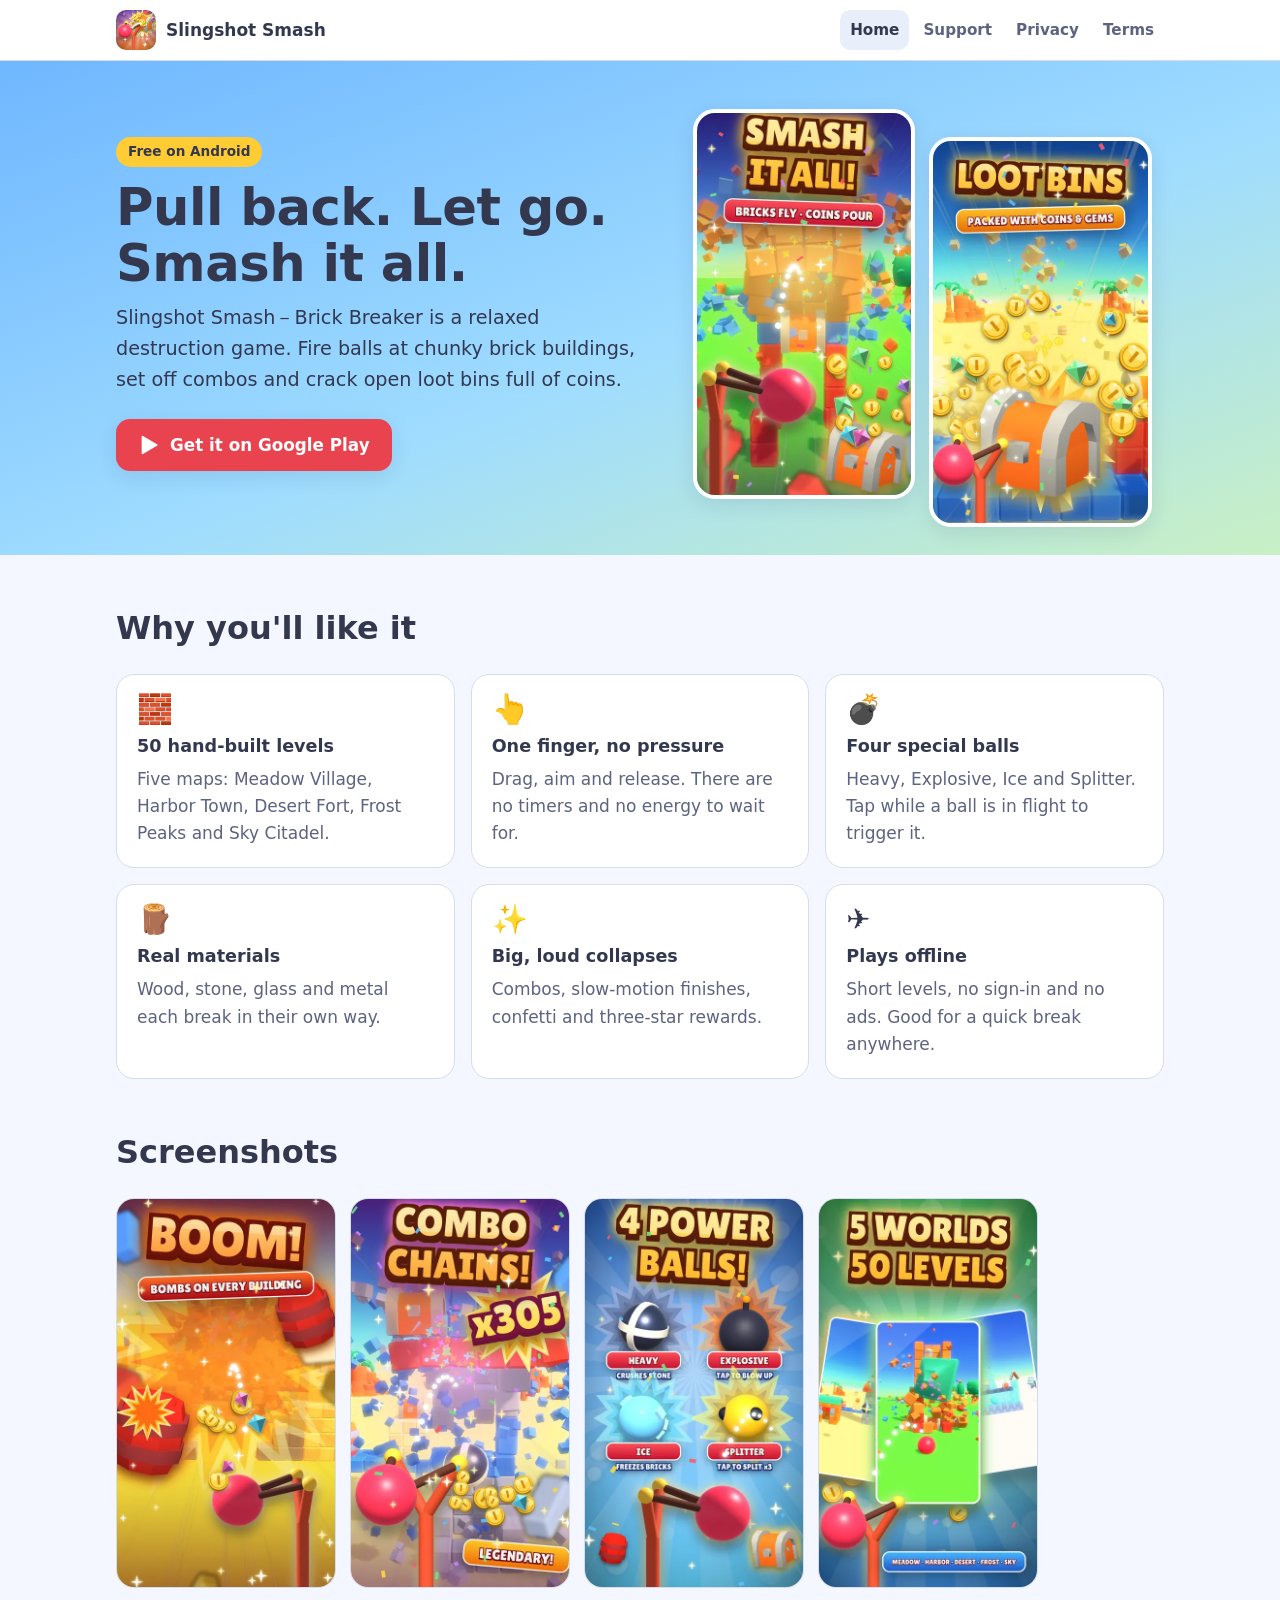
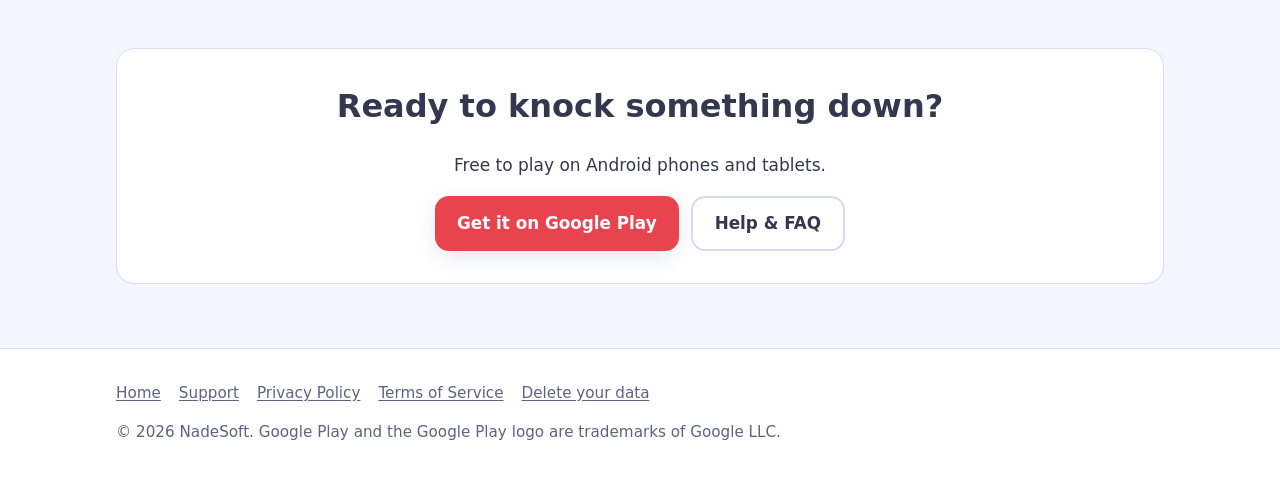
<file: index.html>
<!doctype html>
<html lang="en">
<head>
<meta charset="utf-8">
<meta name="viewport" content="width=device-width, initial-scale=1">
<title>Slingshot Smash－Brick Breaker</title>
<meta name="description" content="Pull back the slingshot and smash chunky brick buildings into a shower of coins. 50 levels, 5 maps, plays offline. Free on Google Play.">
<meta property="og:title" content="Slingshot Smash－Brick Breaker">
<meta property="og:description" content="Pull back, launch and smash buildings into a shower of coins.">
<meta property="og:image" content="assets/img/og-image.jpg">
<meta property="og:type" content="website">
<meta name="theme-color" content="#e8434f">
<link rel="icon" href="assets/img/icon-32.png" sizes="32x32">
<link rel="apple-touch-icon" href="assets/img/icon-180.png">
<link rel="stylesheet" href="assets/style.css">
</head>
<body>
<a class="skip-link" href="#main">Skip to content</a>
<header class="site-header">
  <div class="wrap">
    <a class="brand" href="index.html"><img src="assets/img/icon-64.png" alt="" width="40" height="40"><span>Slingshot Smash</span></a>
    <nav class="site-nav" aria-label="Main">
      <a href="index.html" aria-current="page">Home</a>
      <a href="support.html">Support</a>
      <a href="privacy-policy.html">Privacy</a>
      <a href="terms.html">Terms</a>
    </nav>
  </div>
</header>

<main id="main">
  <section class="hero">
    <div class="wrap">
      <div>
        <span class="badge">Free on Android</span>
        <h1>Pull back. Let go. Smash it all.</h1>
        <p class="lead">Slingshot Smash－Brick Breaker is a relaxed destruction game. Fire balls at chunky brick buildings, set off combos and crack open loot bins full of coins.</p>
        <div class="btn-row">
          <a class="btn" href="https://play.google.com/store/apps/details?id=com.nadesoft.slingshotsmash">
            <svg viewBox="0 0 24 24" aria-hidden="true"><path fill="currentColor" d="M4 2.6v18.8c0 .5.5.8 1 .6l16.2-9.4c.4-.3.4-.9 0-1.2L5 2c-.5-.3-1 0-1 .6z"/></svg>
            Get it on Google Play
          </a>
        </div>
      </div>
      <div class="hero-shots">
        <img src="assets/img/hero.webp" width="450" height="800" alt="A red ball flies from the slingshot into a brick tower, sending bricks and gold coins flying.">
        <img src="assets/img/loot.webp" width="450" height="800" alt="A loot bin bursts open and showers coins and gems across the level.">
      </div>
    </div>
  </section>

  <section class="section">
    <div class="wrap">
      <h2>Why you'll like it</h2>
      <div class="features">
        <div class="card"><span class="emoji" aria-hidden="true">🧱</span><h3>50 hand-built levels</h3><p>Five maps: Meadow Village, Harbor Town, Desert Fort, Frost Peaks and Sky Citadel.</p></div>
        <div class="card"><span class="emoji" aria-hidden="true">👆</span><h3>One finger, no pressure</h3><p>Drag, aim and release. There are no timers and no energy to wait for.</p></div>
        <div class="card"><span class="emoji" aria-hidden="true">💣</span><h3>Four special balls</h3><p>Heavy, Explosive, Ice and Splitter. Tap while a ball is in flight to trigger it.</p></div>
        <div class="card"><span class="emoji" aria-hidden="true">🪵</span><h3>Real materials</h3><p>Wood, stone, glass and metal each break in their own way.</p></div>
        <div class="card"><span class="emoji" aria-hidden="true">✨</span><h3>Big, loud collapses</h3><p>Combos, slow-motion finishes, confetti and three-star rewards.</p></div>
        <div class="card"><span class="emoji" aria-hidden="true">✈️</span><h3>Plays offline</h3><p>Short levels, no sign-in and no ads. Good for a quick break anywhere.</p></div>
      </div>
    </div>
  </section>

  <section class="section">
    <div class="wrap">
      <h2>Screenshots</h2>
      <div class="strip" tabindex="0" aria-label="Screenshots, scroll sideways">
        <img src="assets/img/bombs.webp" width="450" height="800" loading="lazy" alt="Bombs placed inside a building, ready to blow it apart.">
        <img src="assets/img/combo.webp" width="450" height="800" loading="lazy" alt="A combo banner as a building collapses in pieces.">
        <img src="assets/img/balls.webp" width="450" height="800" loading="lazy" alt="The four special balls: Heavy, Explosive, Ice and Splitter.">
        <img src="assets/img/worlds.webp" width="450" height="800" loading="lazy" alt="The map select screen showing the five themed maps.">
      </div>
    </div>
  </section>

  <section class="section">
    <div class="wrap">
      <div class="cta">
        <h2>Ready to knock something down?</h2>
        <p>Free to play on Android phones and tablets.</p>
        <div class="btn-row">
          <a class="btn" href="https://play.google.com/store/apps/details?id=com.nadesoft.slingshotsmash">Get it on Google Play</a>
          <a class="btn btn-secondary" href="support.html">Help &amp; FAQ</a>
        </div>
      </div>
    </div>
  </section>
</main>

<footer class="site-footer">
  <div class="wrap">
    <nav aria-label="Footer">
      <a href="index.html">Home</a>
      <a href="support.html">Support</a>
      <a href="privacy-policy.html">Privacy Policy</a>
      <a href="terms.html">Terms of Service</a>
      <a href="delete-account.html">Delete your data</a>
    </nav>
    <p>© 2026 NadeSoft. Google Play and the Google Play logo are trademarks of Google LLC.</p>
  </div>
</footer>
</body>
</html>
</file>
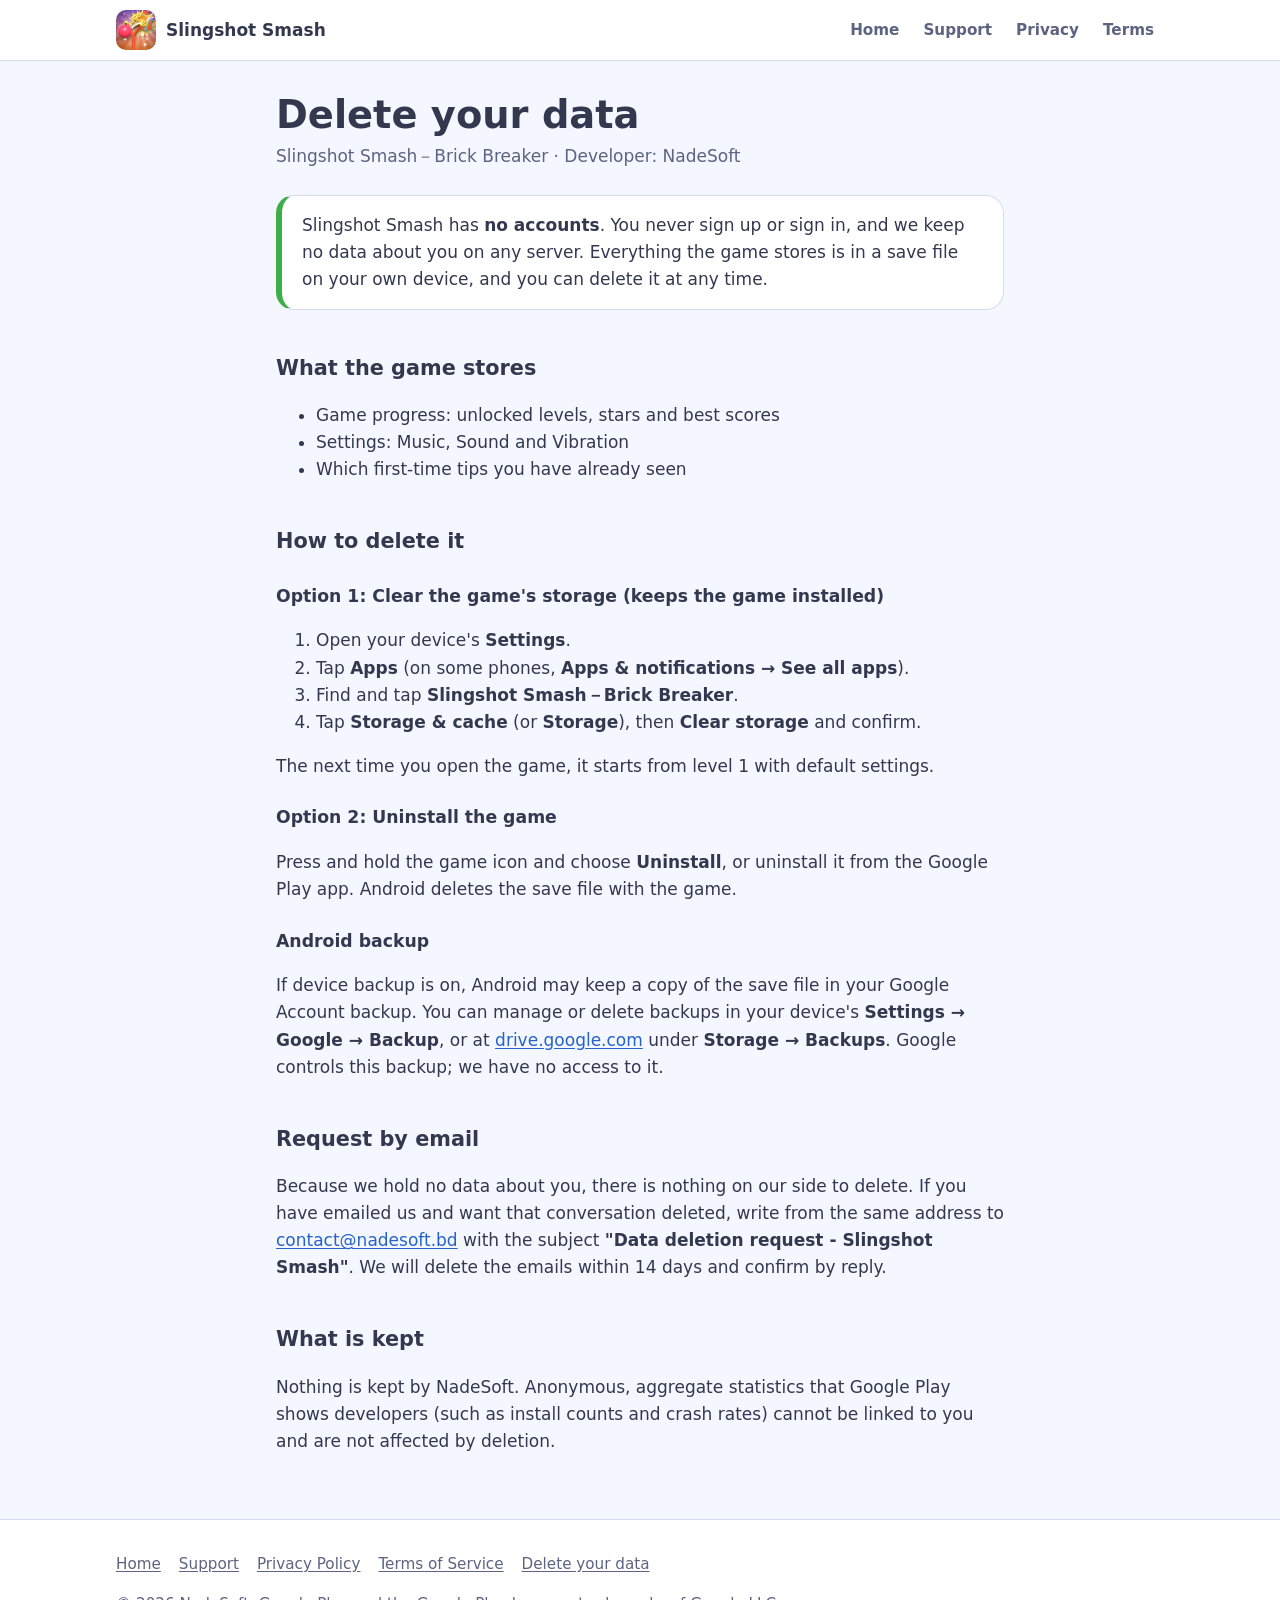
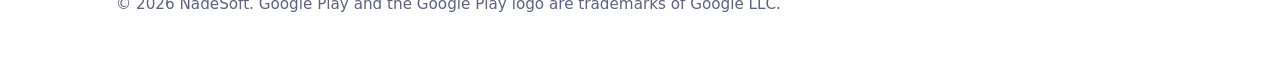
<file: delete-account.html>
<!doctype html>
<html lang="en">
<head>
<meta charset="utf-8">
<meta name="viewport" content="width=device-width, initial-scale=1">
<title>Delete Your Data · Slingshot Smash</title>
<meta name="description" content="How to delete the data Slingshot Smash－Brick Breaker by NadeSoft stores on your device.">
<meta name="theme-color" content="#e8434f">
<link rel="icon" href="assets/img/icon-32.png" sizes="32x32">
<link rel="apple-touch-icon" href="assets/img/icon-180.png">
<link rel="stylesheet" href="assets/style.css">
</head>
<body>
<a class="skip-link" href="#main">Skip to content</a>
<header class="site-header">
  <div class="wrap">
    <a class="brand" href="index.html"><img src="assets/img/icon-64.png" alt="" width="40" height="40"><span>Slingshot Smash</span></a>
    <nav class="site-nav" aria-label="Main">
      <a href="index.html">Home</a>
      <a href="support.html">Support</a>
      <a href="privacy-policy.html">Privacy</a>
      <a href="terms.html">Terms</a>
    </nav>
  </div>
</header>

<main id="main" class="wrap narrow doc">
  <h1>Delete your data</h1>
  <p class="meta">Slingshot Smash－Brick Breaker · Developer: NadeSoft</p>

  <div class="summary">
    <p style="margin:0">Slingshot Smash has <strong>no accounts</strong>. You never sign up or sign in, and we keep no data about you on any server. Everything the game stores is in a save file on your own device, and you can delete it at any time.</p>
  </div>

  <h2 id="what">What the game stores</h2>
  <ul>
    <li>Game progress: unlocked levels, stars and best scores</li>
    <li>Settings: Music, Sound and Vibration</li>
    <li>Which first-time tips you have already seen</li>
  </ul>

  <h2 id="steps">How to delete it</h2>
  <h3>Option 1: Clear the game's storage (keeps the game installed)</h3>
  <ol>
    <li>Open your device's <strong>Settings</strong>.</li>
    <li>Tap <strong>Apps</strong> (on some phones, <strong>Apps &amp; notifications → See all apps</strong>).</li>
    <li>Find and tap <strong>Slingshot Smash－Brick Breaker</strong>.</li>
    <li>Tap <strong>Storage &amp; cache</strong> (or <strong>Storage</strong>), then <strong>Clear storage</strong> and confirm.</li>
  </ol>
  <p>The next time you open the game, it starts from level 1 with default settings.</p>

  <h3>Option 2: Uninstall the game</h3>
  <p>Press and hold the game icon and choose <strong>Uninstall</strong>, or uninstall it from the Google Play app. Android deletes the save file with the game.</p>

  <h3>Android backup</h3>
  <p>If device backup is on, Android may keep a copy of the save file in your Google Account backup. You can manage or delete backups in your device's <strong>Settings → Google → Backup</strong>, or at <a href="https://drive.google.com">drive.google.com</a> under <strong>Storage → Backups</strong>. Google controls this backup; we have no access to it.</p>

  <h2 id="request">Request by email</h2>
  <p>Because we hold no data about you, there is nothing on our side to delete. If you have emailed us and want that conversation deleted, write from the same address to <a href="mailto:contact@nadesoft.bd?subject=Data%20deletion%20request%20-%20Slingshot%20Smash">contact@nadesoft.bd</a> with the subject <strong>"Data deletion request - Slingshot Smash"</strong>. We will delete the emails within 14 days and confirm by reply.</p>

  <h2 id="kept">What is kept</h2>
  <p>Nothing is kept by NadeSoft. Anonymous, aggregate statistics that Google Play shows developers (such as install counts and crash rates) cannot be linked to you and are not affected by deletion.</p>
</main>

<footer class="site-footer">
  <div class="wrap">
    <nav aria-label="Footer">
      <a href="index.html">Home</a>
      <a href="support.html">Support</a>
      <a href="privacy-policy.html">Privacy Policy</a>
      <a href="terms.html">Terms of Service</a>
      <a href="delete-account.html" aria-current="page">Delete your data</a>
    </nav>
    <p>© 2026 NadeSoft. Google Play and the Google Play logo are trademarks of Google LLC.</p>
  </div>
</footer>
</body>
</html>
</file>
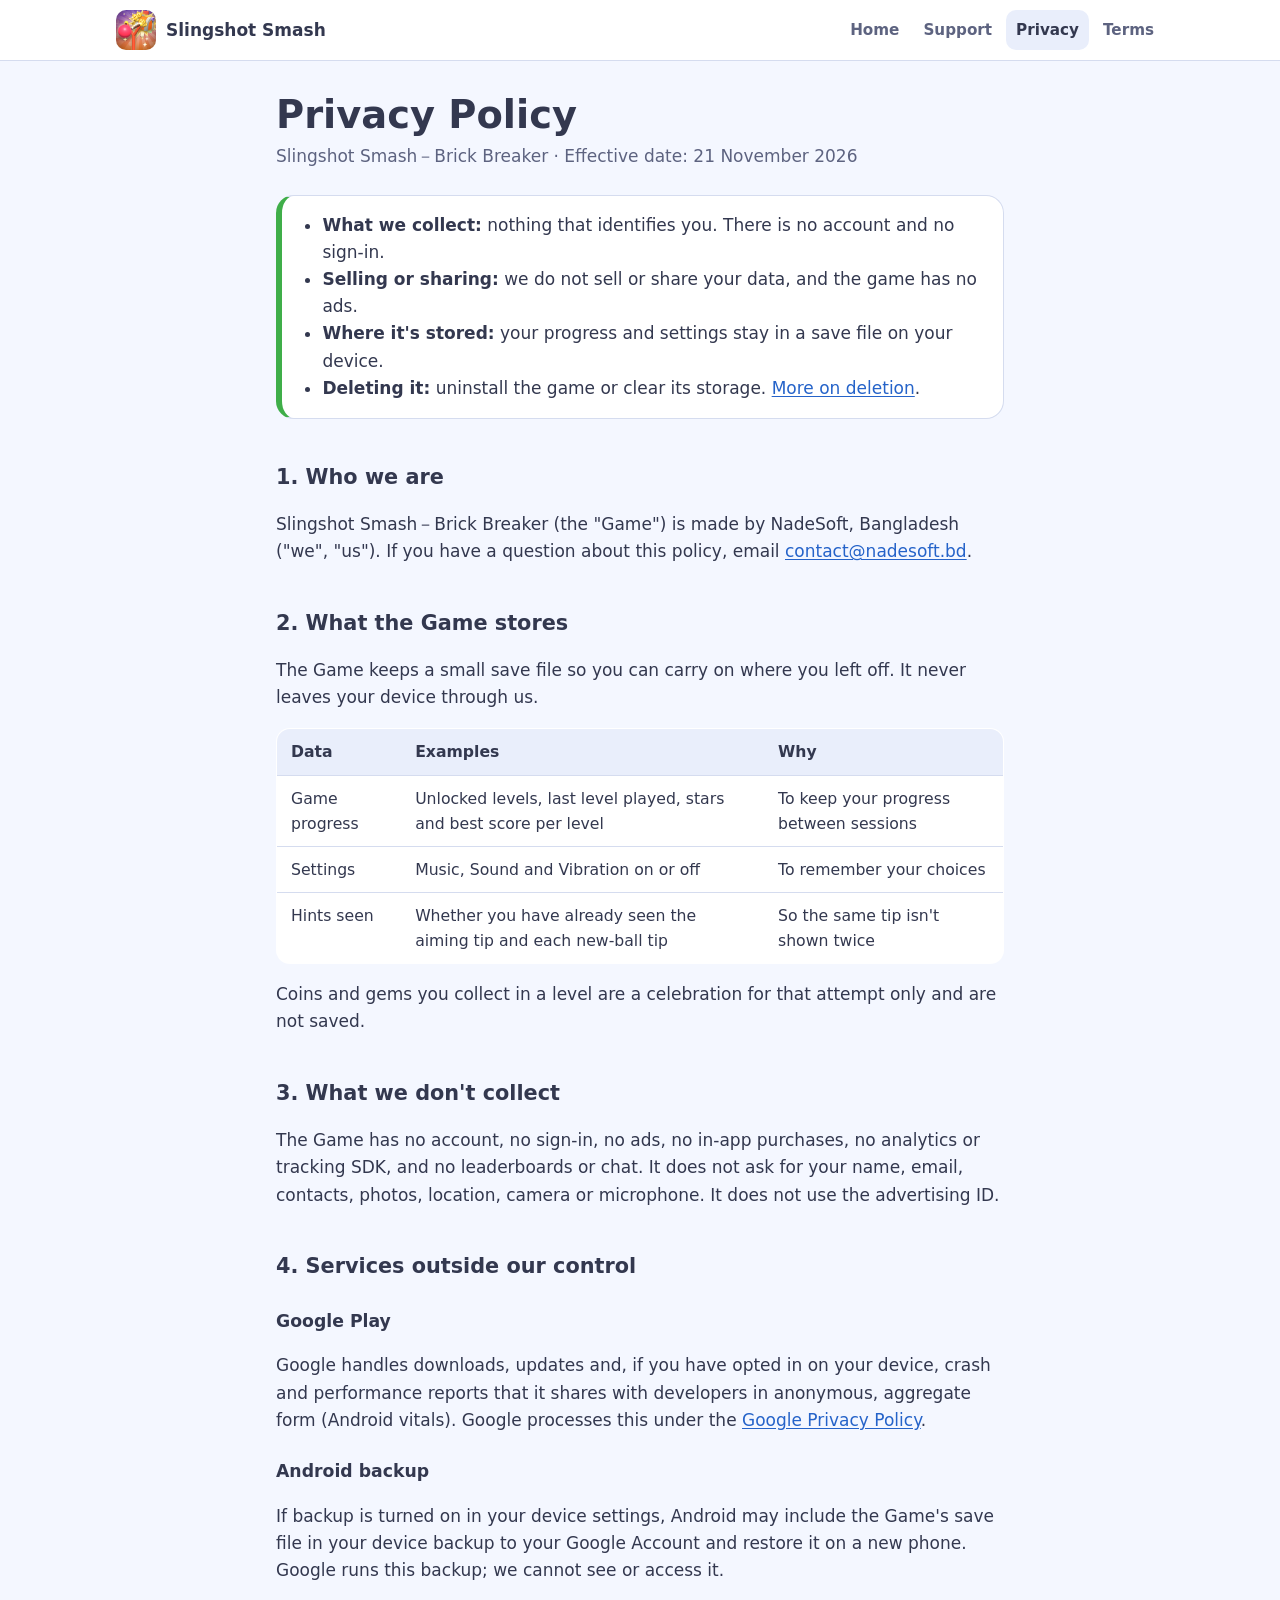
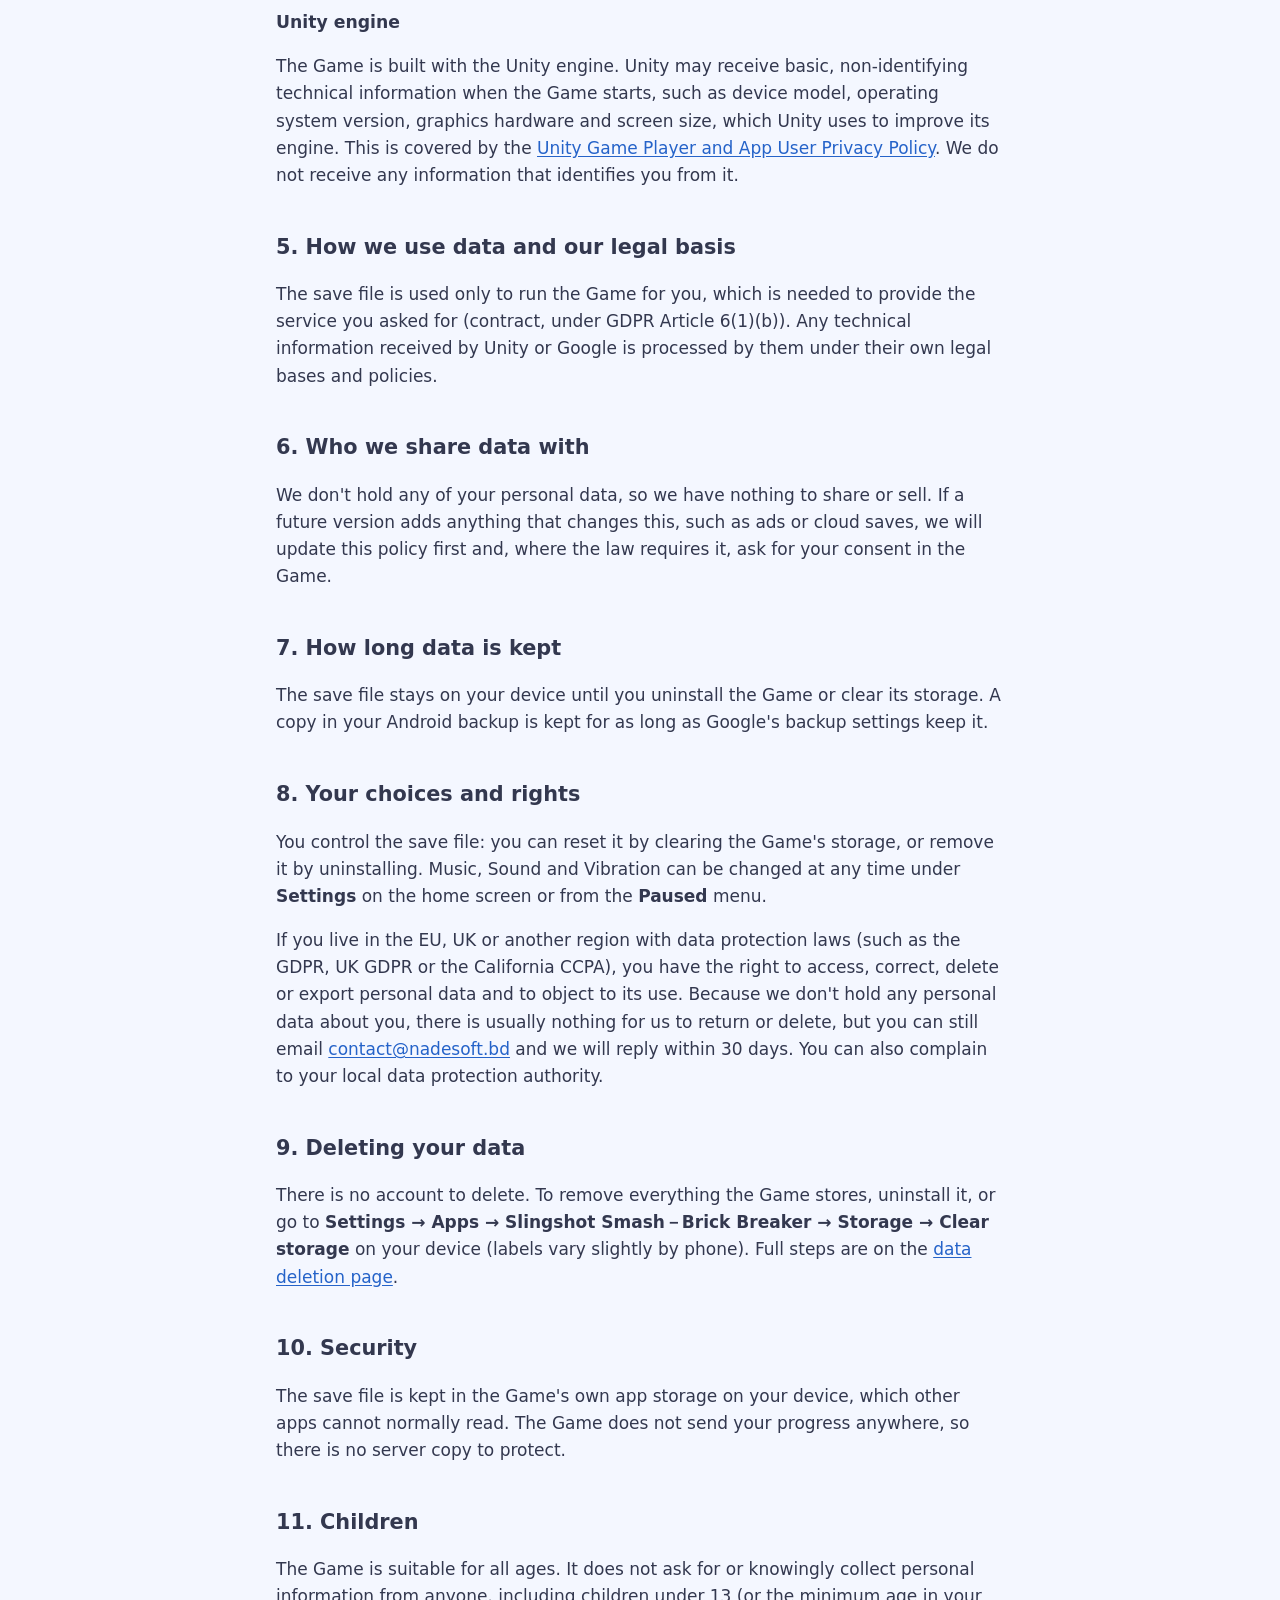
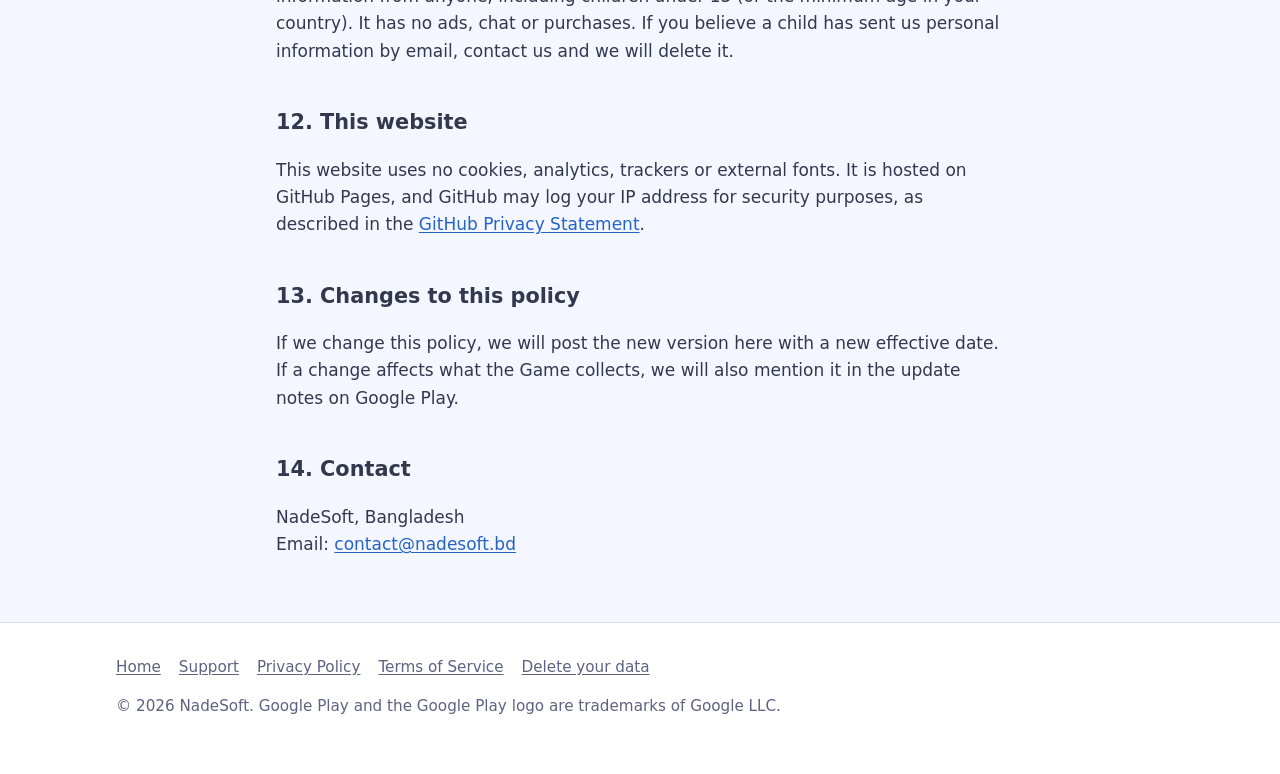
<file: privacy-policy.html>
<!doctype html>
<html lang="en">
<head>
<meta charset="utf-8">
<meta name="viewport" content="width=device-width, initial-scale=1">
<title>Privacy Policy · Slingshot Smash</title>
<meta name="description" content="How Slingshot Smash－Brick Breaker handles your data: no account, no ads, no analytics SDK, progress saved on your device.">
<meta name="theme-color" content="#e8434f">
<link rel="icon" href="assets/img/icon-32.png" sizes="32x32">
<link rel="apple-touch-icon" href="assets/img/icon-180.png">
<link rel="stylesheet" href="assets/style.css">
</head>
<body>
<a class="skip-link" href="#main">Skip to content</a>
<header class="site-header">
  <div class="wrap">
    <a class="brand" href="index.html"><img src="assets/img/icon-64.png" alt="" width="40" height="40"><span>Slingshot Smash</span></a>
    <nav class="site-nav" aria-label="Main">
      <a href="index.html">Home</a>
      <a href="support.html">Support</a>
      <a href="privacy-policy.html" aria-current="page">Privacy</a>
      <a href="terms.html">Terms</a>
    </nav>
  </div>
</header>

<main id="main" class="wrap narrow doc">
  <h1>Privacy Policy</h1>
  <p class="meta">Slingshot Smash－Brick Breaker · Effective date: 21 November 2026</p>

  <div class="summary">
    <ul>
      <li><strong>What we collect:</strong> nothing that identifies you. There is no account and no sign-in.</li>
      <li><strong>Selling or sharing:</strong> we do not sell or share your data, and the game has no ads.</li>
      <li><strong>Where it's stored:</strong> your progress and settings stay in a save file on your device.</li>
      <li><strong>Deleting it:</strong> uninstall the game or clear its storage. <a href="delete-account.html">More on deletion</a>.</li>
    </ul>
  </div>

  <h2 id="who">1. Who we are</h2>
  <p>Slingshot Smash－Brick Breaker (the "Game") is made by NadeSoft, Bangladesh ("we", "us"). If you have a question about this policy, email <a href="mailto:contact@nadesoft.bd">contact@nadesoft.bd</a>.</p>

  <h2 id="collect">2. What the Game stores</h2>
  <p>The Game keeps a small save file so you can carry on where you left off. It never leaves your device through us.</p>
  <table class="stack">
    <thead><tr><th>Data</th><th>Examples</th><th>Why</th></tr></thead>
    <tbody>
      <tr><td data-label="Data">Game progress</td><td data-label="Examples">Unlocked levels, last level played, stars and best score per level</td><td data-label="Why">To keep your progress between sessions</td></tr>
      <tr><td data-label="Data">Settings</td><td data-label="Examples">Music, Sound and Vibration on or off</td><td data-label="Why">To remember your choices</td></tr>
      <tr><td data-label="Data">Hints seen</td><td data-label="Examples">Whether you have already seen the aiming tip and each new-ball tip</td><td data-label="Why">So the same tip isn't shown twice</td></tr>
    </tbody>
  </table>
  <p>Coins and gems you collect in a level are a celebration for that attempt only and are not saved.</p>

  <h2 id="not-collected">3. What we don't collect</h2>
  <p>The Game has no account, no sign-in, no ads, no in-app purchases, no analytics or tracking SDK, and no leaderboards or chat. It does not ask for your name, email, contacts, photos, location, camera or microphone. It does not use the advertising ID.</p>

  <h2 id="third-parties">4. Services outside our control</h2>
  <h3>Google Play</h3>
  <p>Google handles downloads, updates and, if you have opted in on your device, crash and performance reports that it shares with developers in anonymous, aggregate form (Android vitals). Google processes this under the <a href="https://policies.google.com/privacy">Google Privacy Policy</a>.</p>
  <h3>Android backup</h3>
  <p>If backup is turned on in your device settings, Android may include the Game's save file in your device backup to your Google Account and restore it on a new phone. Google runs this backup; we cannot see or access it.</p>
  <h3>Unity engine</h3>
  <p>The Game is built with the Unity engine. Unity may receive basic, non-identifying technical information when the Game starts, such as device model, operating system version, graphics hardware and screen size, which Unity uses to improve its engine. This is covered by the <a href="https://unity.com/legal/game-player-and-app-user-privacy-policy">Unity Game Player and App User Privacy Policy</a>. We do not receive any information that identifies you from it.</p>

  <h2 id="use">5. How we use data and our legal basis</h2>
  <p>The save file is used only to run the Game for you, which is needed to provide the service you asked for (contract, under GDPR Article 6(1)(b)). Any technical information received by Unity or Google is processed by them under their own legal bases and policies.</p>

  <h2 id="sharing">6. Who we share data with</h2>
  <p>We don't hold any of your personal data, so we have nothing to share or sell. If a future version adds anything that changes this, such as ads or cloud saves, we will update this policy first and, where the law requires it, ask for your consent in the Game.</p>

  <h2 id="retention">7. How long data is kept</h2>
  <p>The save file stays on your device until you uninstall the Game or clear its storage. A copy in your Android backup is kept for as long as Google's backup settings keep it.</p>

  <h2 id="rights">8. Your choices and rights</h2>
  <p>You control the save file: you can reset it by clearing the Game's storage, or remove it by uninstalling. Music, Sound and Vibration can be changed at any time under <strong>Settings</strong> on the home screen or from the <strong>Paused</strong> menu.</p>
  <p>If you live in the EU, UK or another region with data protection laws (such as the GDPR, UK GDPR or the California CCPA), you have the right to access, correct, delete or export personal data and to object to its use. Because we don't hold any personal data about you, there is usually nothing for us to return or delete, but you can still email <a href="mailto:contact@nadesoft.bd">contact@nadesoft.bd</a> and we will reply within 30 days. You can also complain to your local data protection authority.</p>

  <h2 id="deletion">9. Deleting your data</h2>
  <p>There is no account to delete. To remove everything the Game stores, uninstall it, or go to <strong>Settings → Apps → Slingshot Smash－Brick Breaker → Storage → Clear storage</strong> on your device (labels vary slightly by phone). Full steps are on the <a href="delete-account.html">data deletion page</a>.</p>

  <h2 id="security">10. Security</h2>
  <p>The save file is kept in the Game's own app storage on your device, which other apps cannot normally read. The Game does not send your progress anywhere, so there is no server copy to protect.</p>

  <h2 id="children">11. Children</h2>
  <p>The Game is suitable for all ages. It does not ask for or knowingly collect personal information from anyone, including children under 13 (or the minimum age in your country). It has no ads, chat or purchases. If you believe a child has sent us personal information by email, contact us and we will delete it.</p>

  <h2 id="website">12. This website</h2>
  <p>This website uses no cookies, analytics, trackers or external fonts. It is hosted on GitHub Pages, and GitHub may log your IP address for security purposes, as described in the <a href="https://docs.github.com/en/site-policy/privacy-policies/github-general-privacy-statement">GitHub Privacy Statement</a>.</p>

  <h2 id="changes">13. Changes to this policy</h2>
  <p>If we change this policy, we will post the new version here with a new effective date. If a change affects what the Game collects, we will also mention it in the update notes on Google Play.</p>

  <h2 id="contact">14. Contact</h2>
  <p>NadeSoft, Bangladesh<br>Email: <a href="mailto:contact@nadesoft.bd">contact@nadesoft.bd</a></p>
</main>

<footer class="site-footer">
  <div class="wrap">
    <nav aria-label="Footer">
      <a href="index.html">Home</a>
      <a href="support.html">Support</a>
      <a href="privacy-policy.html">Privacy Policy</a>
      <a href="terms.html">Terms of Service</a>
      <a href="delete-account.html">Delete your data</a>
    </nav>
    <p>© 2026 NadeSoft. Google Play and the Google Play logo are trademarks of Google LLC.</p>
  </div>
</footer>
</body>
</html>
</file>
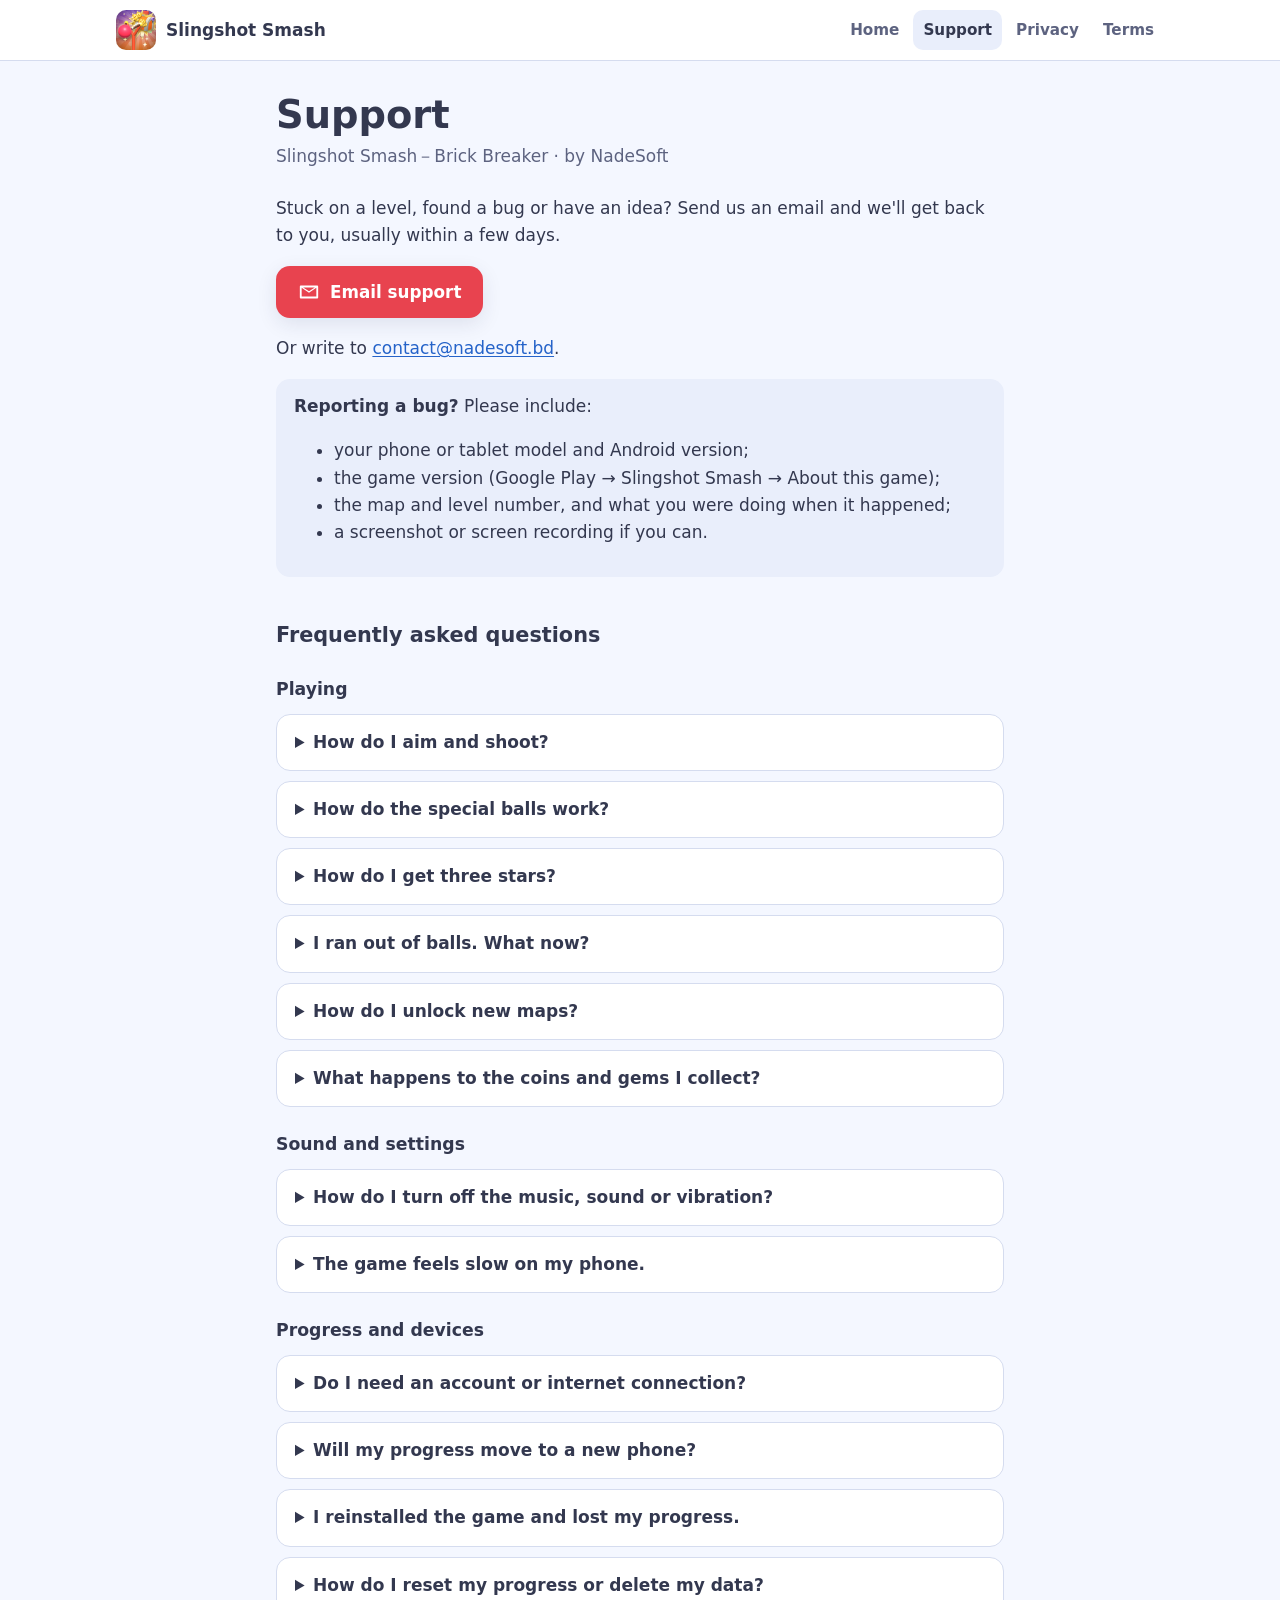
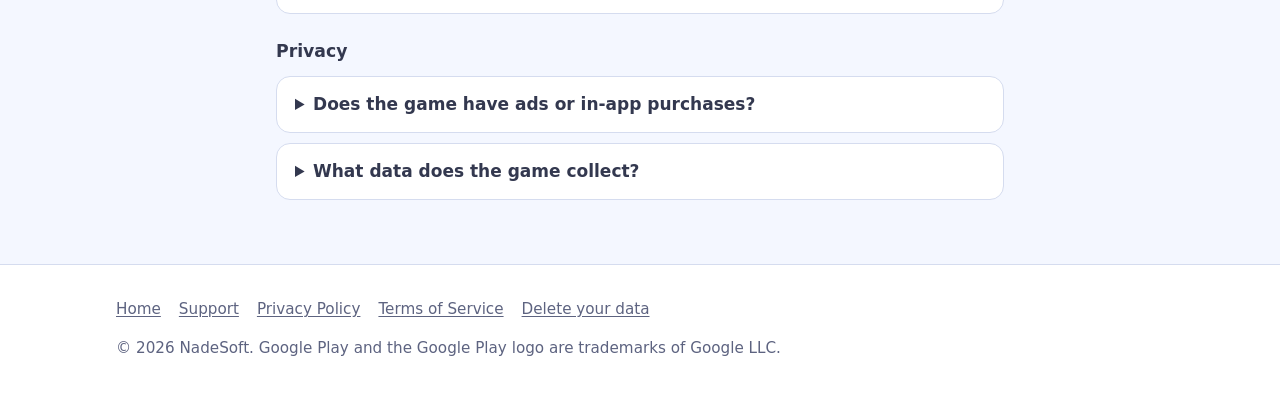
<file: support.html>
<!doctype html>
<html lang="en">
<head>
<meta charset="utf-8">
<meta name="viewport" content="width=device-width, initial-scale=1">
<title>Support · Slingshot Smash</title>
<meta name="description" content="Help and answers for Slingshot Smash－Brick Breaker. Contact NadeSoft support.">
<meta name="theme-color" content="#e8434f">
<link rel="icon" href="assets/img/icon-32.png" sizes="32x32">
<link rel="apple-touch-icon" href="assets/img/icon-180.png">
<link rel="stylesheet" href="assets/style.css">
</head>
<body>
<a class="skip-link" href="#main">Skip to content</a>
<header class="site-header">
  <div class="wrap">
    <a class="brand" href="index.html"><img src="assets/img/icon-64.png" alt="" width="40" height="40"><span>Slingshot Smash</span></a>
    <nav class="site-nav" aria-label="Main">
      <a href="index.html">Home</a>
      <a href="support.html" aria-current="page">Support</a>
      <a href="privacy-policy.html">Privacy</a>
      <a href="terms.html">Terms</a>
    </nav>
  </div>
</header>

<main id="main" class="wrap narrow doc">
  <h1>Support</h1>
  <p class="meta">Slingshot Smash－Brick Breaker · by NadeSoft</p>

  <p>Stuck on a level, found a bug or have an idea? Send us an email and we'll get back to you, usually within a few days.</p>
  <div class="btn-row">
    <a class="btn" href="mailto:contact@nadesoft.bd?subject=Slingshot%20Smash%20support">
      <svg viewBox="0 0 24 24" aria-hidden="true"><path fill="currentColor" d="M3 5h18a1 1 0 0 1 1 1v12a1 1 0 0 1-1 1H3a1 1 0 0 1-1-1V6a1 1 0 0 1 1-1zm1 2.4V17h16V7.4l-8 5.3-8-5.3zM5.6 7l6.4 4.2L18.4 7H5.6z"/></svg>
      Email support
    </a>
  </div>
  <p>Or write to <a href="mailto:contact@nadesoft.bd">contact@nadesoft.bd</a>.</p>

  <div class="note">
    <strong>Reporting a bug?</strong> Please include:
    <ul>
      <li>your phone or tablet model and Android version;</li>
      <li>the game version (Google Play → Slingshot Smash → About this game);</li>
      <li>the map and level number, and what you were doing when it happened;</li>
      <li>a screenshot or screen recording if you can.</li>
    </ul>
  </div>

  <h2 id="faq">Frequently asked questions</h2>

  <h3>Playing</h3>
  <details>
    <summary>How do I aim and shoot?</summary>
    <div><p>Put your finger on the screen and drag down to pull the slingshot back. Drag further for a stronger, higher shot, and drag left or right to steer. The dotted line shows where the ball will go. Let go to fire, or slide back up before letting go to cancel.</p></div>
  </details>
  <details>
    <summary>How do the special balls work?</summary>
    <div><p>Each level gives you a set of balls, shown at the bottom of the screen. <strong>Heavy</strong> smashes straight through, <strong>Explosive</strong>, <strong>Ice</strong> and <strong>Splitter</strong> do something special when you tap the screen while the ball is in flight. A short tip appears the first time you get each new ball.</p></div>
  </details>
  <details>
    <summary>How do I get three stars?</summary>
    <div><p>Stars depend on your score. You earn points for every brick you knock loose or smash, and when you clear a level each ball you didn't need adds a 1,000-point bonus. So bring down as much as you can with as few balls as possible. Your best score for each level is saved.</p></div>
  </details>
  <details>
    <summary>I ran out of balls. What now?</summary>
    <div><p>Tap <strong>Retry</strong> to play the level again. Try hitting lower down, where the building is supported, so more of it falls at once.</p></div>
  </details>
  <details>
    <summary>How do I unlock new maps?</summary>
    <div><p>Finish the levels in order. Completing a level unlocks the next one, and finishing a map's last level opens the next map: Meadow Village, Harbor Town, Desert Fort, Frost Peaks and Sky Citadel.</p></div>
  </details>
  <details>
    <summary>What happens to the coins and gems I collect?</summary>
    <div><p>They are part of the fun of smashing a level and count towards your score for that attempt. They are not a saved balance and can't be spent or bought.</p></div>
  </details>

  <h3>Sound and settings</h3>
  <details>
    <summary>How do I turn off the music, sound or vibration?</summary>
    <div><p>Tap the <strong>Settings</strong> button on the home screen, or the pause button during a level to open <strong>Paused</strong>, then use the <strong>Music</strong>, <strong>Sound</strong> and <strong>Vibration</strong> buttons.</p></div>
  </details>
  <details>
    <summary>The game feels slow on my phone.</summary>
    <div><p>Close other apps, turn off battery saver if it's on and restart the game. The game lowers its effects on older devices automatically. If it's still slow, email us your device model.</p></div>
  </details>

  <h3>Progress and devices</h3>
  <details>
    <summary>Do I need an account or internet connection?</summary>
    <div><p>No. There's no sign-in, and the game plays fully offline.</p></div>
  </details>
  <details>
    <summary>Will my progress move to a new phone?</summary>
    <div><p>Progress is saved on your device. If Android backup is turned on in your phone's settings, it may be restored when you set up a new phone with the same Google Account. Otherwise a new install starts from level 1.</p></div>
  </details>
  <details>
    <summary>I reinstalled the game and lost my progress.</summary>
    <div><p>Uninstalling removes the save file from the device. We don't keep a copy on a server, so we can't restore it, but an Android backup may bring it back on a fresh install.</p></div>
  </details>
  <details>
    <summary>How do I reset my progress or delete my data?</summary>
    <div><p>Clear the game's storage in your device's settings, or uninstall it. Step-by-step instructions are on the <a href="delete-account.html">data deletion page</a>.</p></div>
  </details>

  <h3>Privacy</h3>
  <details>
    <summary>Does the game have ads or in-app purchases?</summary>
    <div><p>No. The game is free with no ads and nothing to buy.</p></div>
  </details>
  <details>
    <summary>What data does the game collect?</summary>
    <div><p>None that identifies you. See the <a href="privacy-policy.html">Privacy Policy</a> for the details.</p></div>
  </details>
</main>

<footer class="site-footer">
  <div class="wrap">
    <nav aria-label="Footer">
      <a href="index.html">Home</a>
      <a href="support.html">Support</a>
      <a href="privacy-policy.html">Privacy Policy</a>
      <a href="terms.html">Terms of Service</a>
      <a href="delete-account.html">Delete your data</a>
    </nav>
    <p>© 2026 NadeSoft. Google Play and the Google Play logo are trademarks of Google LLC.</p>
  </div>
</footer>
</body>
</html>
</file>
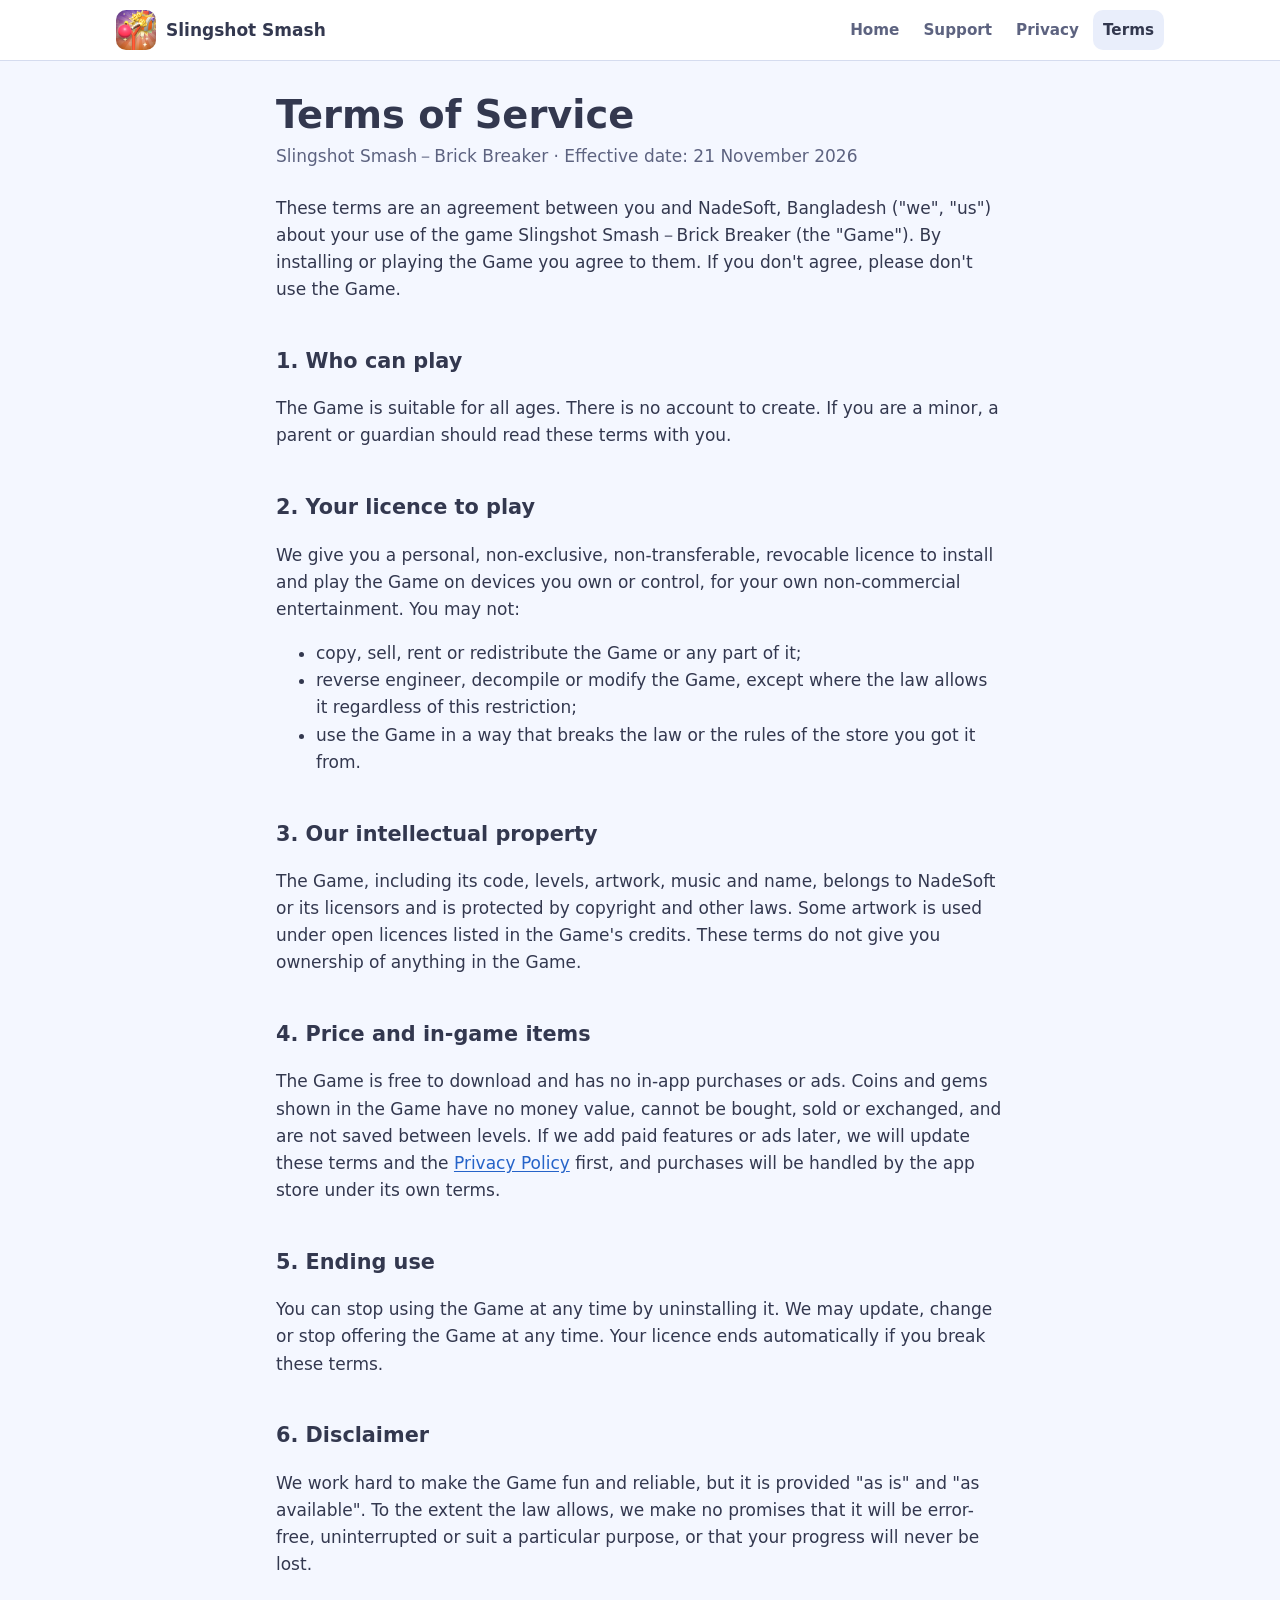
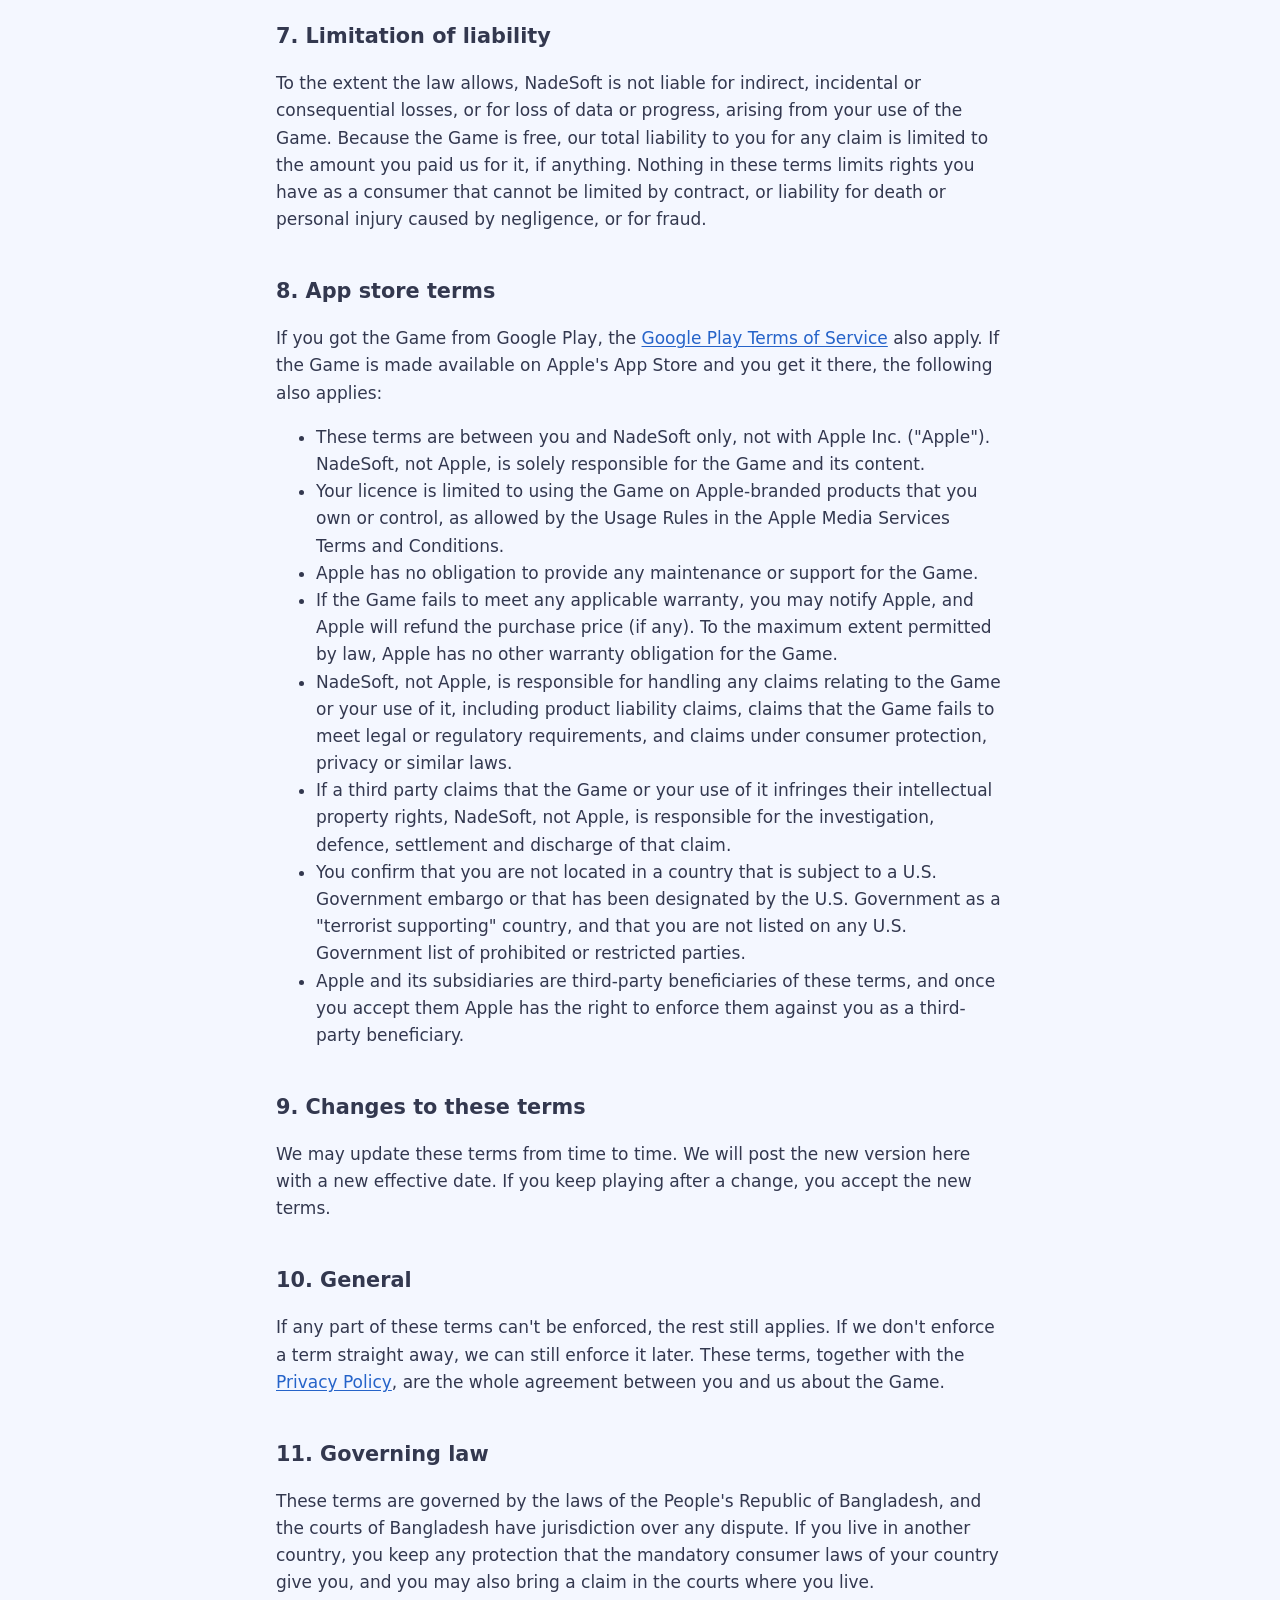
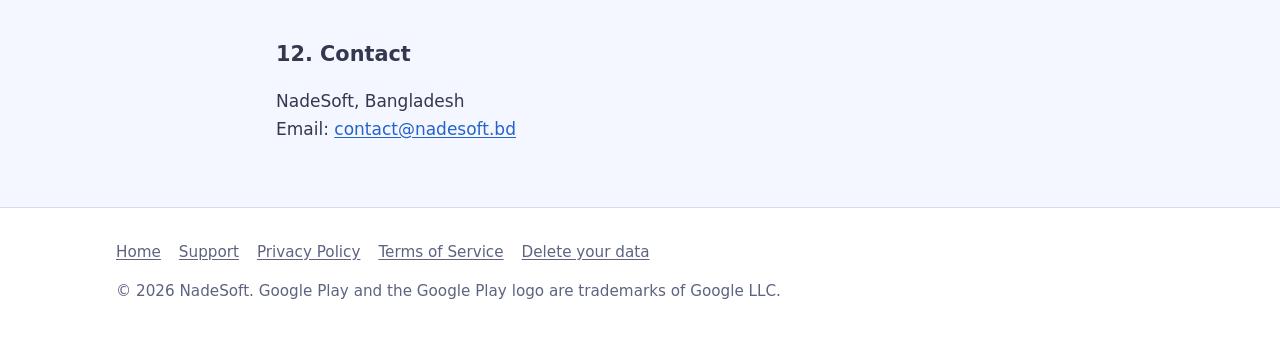
<file: terms.html>
<!doctype html>
<html lang="en">
<head>
<meta charset="utf-8">
<meta name="viewport" content="width=device-width, initial-scale=1">
<title>Terms of Service · Slingshot Smash</title>
<meta name="description" content="Terms of Service for Slingshot Smash－Brick Breaker by NadeSoft.">
<meta name="theme-color" content="#e8434f">
<link rel="icon" href="assets/img/icon-32.png" sizes="32x32">
<link rel="apple-touch-icon" href="assets/img/icon-180.png">
<link rel="stylesheet" href="assets/style.css">
</head>
<body>
<a class="skip-link" href="#main">Skip to content</a>
<header class="site-header">
  <div class="wrap">
    <a class="brand" href="index.html"><img src="assets/img/icon-64.png" alt="" width="40" height="40"><span>Slingshot Smash</span></a>
    <nav class="site-nav" aria-label="Main">
      <a href="index.html">Home</a>
      <a href="support.html">Support</a>
      <a href="privacy-policy.html">Privacy</a>
      <a href="terms.html" aria-current="page">Terms</a>
    </nav>
  </div>
</header>

<main id="main" class="wrap narrow doc">
  <h1>Terms of Service</h1>
  <p class="meta">Slingshot Smash－Brick Breaker · Effective date: 21 November 2026</p>

  <p>These terms are an agreement between you and NadeSoft, Bangladesh ("we", "us") about your use of the game Slingshot Smash－Brick Breaker (the "Game"). By installing or playing the Game you agree to them. If you don't agree, please don't use the Game.</p>

  <h2 id="age">1. Who can play</h2>
  <p>The Game is suitable for all ages. There is no account to create. If you are a minor, a parent or guardian should read these terms with you.</p>

  <h2 id="licence">2. Your licence to play</h2>
  <p>We give you a personal, non-exclusive, non-transferable, revocable licence to install and play the Game on devices you own or control, for your own non-commercial entertainment. You may not:</p>
  <ul>
    <li>copy, sell, rent or redistribute the Game or any part of it;</li>
    <li>reverse engineer, decompile or modify the Game, except where the law allows it regardless of this restriction;</li>
    <li>use the Game in a way that breaks the law or the rules of the store you got it from.</li>
  </ul>

  <h2 id="ip">3. Our intellectual property</h2>
  <p>The Game, including its code, levels, artwork, music and name, belongs to NadeSoft or its licensors and is protected by copyright and other laws. Some artwork is used under open licences listed in the Game's credits. These terms do not give you ownership of anything in the Game.</p>

  <h2 id="price">4. Price and in-game items</h2>
  <p>The Game is free to download and has no in-app purchases or ads. Coins and gems shown in the Game have no money value, cannot be bought, sold or exchanged, and are not saved between levels. If we add paid features or ads later, we will update these terms and the <a href="privacy-policy.html">Privacy Policy</a> first, and purchases will be handled by the app store under its own terms.</p>

  <h2 id="ending">5. Ending use</h2>
  <p>You can stop using the Game at any time by uninstalling it. We may update, change or stop offering the Game at any time. Your licence ends automatically if you break these terms.</p>

  <h2 id="disclaimer">6. Disclaimer</h2>
  <p>We work hard to make the Game fun and reliable, but it is provided "as is" and "as available". To the extent the law allows, we make no promises that it will be error-free, uninterrupted or suit a particular purpose, or that your progress will never be lost.</p>

  <h2 id="liability">7. Limitation of liability</h2>
  <p>To the extent the law allows, NadeSoft is not liable for indirect, incidental or consequential losses, or for loss of data or progress, arising from your use of the Game. Because the Game is free, our total liability to you for any claim is limited to the amount you paid us for it, if anything. Nothing in these terms limits rights you have as a consumer that cannot be limited by contract, or liability for death or personal injury caused by negligence, or for fraud.</p>

  <h2 id="stores">8. App store terms</h2>
  <p>If you got the Game from Google Play, the <a href="https://play.google.com/about/play-terms/">Google Play Terms of Service</a> also apply. If the Game is made available on Apple's App Store and you get it there, the following also applies:</p>
  <ul>
    <li>These terms are between you and NadeSoft only, not with Apple Inc. ("Apple"). NadeSoft, not Apple, is solely responsible for the Game and its content.</li>
    <li>Your licence is limited to using the Game on Apple-branded products that you own or control, as allowed by the Usage Rules in the Apple Media Services Terms and Conditions.</li>
    <li>Apple has no obligation to provide any maintenance or support for the Game.</li>
    <li>If the Game fails to meet any applicable warranty, you may notify Apple, and Apple will refund the purchase price (if any). To the maximum extent permitted by law, Apple has no other warranty obligation for the Game.</li>
    <li>NadeSoft, not Apple, is responsible for handling any claims relating to the Game or your use of it, including product liability claims, claims that the Game fails to meet legal or regulatory requirements, and claims under consumer protection, privacy or similar laws.</li>
    <li>If a third party claims that the Game or your use of it infringes their intellectual property rights, NadeSoft, not Apple, is responsible for the investigation, defence, settlement and discharge of that claim.</li>
    <li>You confirm that you are not located in a country that is subject to a U.S. Government embargo or that has been designated by the U.S. Government as a "terrorist supporting" country, and that you are not listed on any U.S. Government list of prohibited or restricted parties.</li>
    <li>Apple and its subsidiaries are third-party beneficiaries of these terms, and once you accept them Apple has the right to enforce them against you as a third-party beneficiary.</li>
  </ul>

  <h2 id="changes">9. Changes to these terms</h2>
  <p>We may update these terms from time to time. We will post the new version here with a new effective date. If you keep playing after a change, you accept the new terms.</p>

  <h2 id="general">10. General</h2>
  <p>If any part of these terms can't be enforced, the rest still applies. If we don't enforce a term straight away, we can still enforce it later. These terms, together with the <a href="privacy-policy.html">Privacy Policy</a>, are the whole agreement between you and us about the Game.</p>

  <h2 id="law">11. Governing law</h2>
  <p>These terms are governed by the laws of the People's Republic of Bangladesh, and the courts of Bangladesh have jurisdiction over any dispute. If you live in another country, you keep any protection that the mandatory consumer laws of your country give you, and you may also bring a claim in the courts where you live.</p>

  <h2 id="contact">12. Contact</h2>
  <p>NadeSoft, Bangladesh<br>Email: <a href="mailto:contact@nadesoft.bd">contact@nadesoft.bd</a></p>
</main>

<footer class="site-footer">
  <div class="wrap">
    <nav aria-label="Footer">
      <a href="index.html">Home</a>
      <a href="support.html">Support</a>
      <a href="privacy-policy.html">Privacy Policy</a>
      <a href="terms.html">Terms of Service</a>
      <a href="delete-account.html">Delete your data</a>
    </nav>
    <p>© 2026 NadeSoft. Google Play and the Google Play logo are trademarks of Google LLC.</p>
  </div>
</footer>
</body>
</html>
</file>
<file: assets/style.css>
/* Slingshot Smash website: one shared stylesheet, light and dark themes. Colours follow the game's UI kit. */
:root {
  --bg: #f4f7ff;
  --surface: #ffffff;
  --surface-2: #e9eefb;
  --text: #33384f;
  --muted: #5d6380;
  --border: #d5dcef;
  --brand: #e8434f;
  --brand-ink: #ffffff;
  --accent: #ffcc33;
  --green: #3fae49;
  --link: #2563c9;
  --focus: #2563c9;
  --radius: 18px;
  --shadow: 0 6px 20px rgba(30, 40, 80, 0.10);
  --hero: linear-gradient(160deg, #6fb7ff 0%, #9fdcff 55%, #c9f0c4 100%);
  color-scheme: light;
}

@media (prefers-color-scheme: dark) {
  :root {
    --bg: #11131d;
    --surface: #1b1e2c;
    --surface-2: #252a3d;
    --text: #eef0fa;
    --muted: #aab0c8;
    --border: #33394f;
    --brand: #ff5a65;
    --brand-ink: #ffffff;
    --accent: #ffd54d;
    --green: #56c95f;
    --link: #8db8ff;
    --focus: #8db8ff;
    --shadow: 0 6px 20px rgba(0, 0, 0, 0.4);
    --hero: linear-gradient(160deg, #1d2b52 0%, #203a5c 55%, #1f3a2c 100%);
    color-scheme: dark;
  }
}

*, *::before, *::after { box-sizing: border-box; }

html { -webkit-text-size-adjust: 100%; }

body {
  margin: 0;
  background: var(--bg);
  color: var(--text);
  font-family: system-ui, -apple-system, "Segoe UI", Roboto, "Helvetica Neue", Arial, sans-serif;
  font-size: 1.0625rem;
  line-height: 1.6;
}

img { max-width: 100%; height: auto; display: block; }

a { color: var(--link); text-underline-offset: 2px; }

:focus-visible { outline: 3px solid var(--focus); outline-offset: 3px; border-radius: 6px; }

.skip-link {
  position: absolute; left: 16px; top: -60px; z-index: 10;
  background: var(--surface); color: var(--text); padding: 10px 16px; border-radius: 10px;
}
.skip-link:focus { top: 12px; }

.wrap { max-width: 1080px; margin: 0 auto; padding: 0 16px; }
.narrow { max-width: 760px; }

/* Header and footer */
.site-header { background: var(--surface); border-bottom: 1px solid var(--border); }
.site-header .wrap { display: flex; align-items: center; justify-content: space-between; gap: 12px; flex-wrap: wrap; padding-top: 10px; padding-bottom: 10px; }
.brand { display: flex; align-items: center; gap: 10px; color: var(--text); text-decoration: none; font-weight: 800; }
.brand img { width: 40px; height: 40px; border-radius: 10px; }
.site-nav { display: flex; flex-wrap: wrap; gap: 4px; }
.site-nav a { color: var(--muted); text-decoration: none; padding: 8px 10px; border-radius: 10px; font-size: 0.95rem; font-weight: 600; }
.site-nav a:hover { background: var(--surface-2); color: var(--text); }
.site-nav a[aria-current="page"] { color: var(--text); background: var(--surface-2); }

.site-footer { margin-top: 64px; padding: 32px 0 40px; background: var(--surface); border-top: 1px solid var(--border); color: var(--muted); font-size: 0.95rem; }
.site-footer nav { display: flex; flex-wrap: wrap; gap: 8px 18px; margin-bottom: 12px; }
.site-footer a { color: var(--muted); }

/* Buttons */
.btn {
  display: inline-flex; align-items: center; justify-content: center; gap: 10px;
  min-height: 52px; padding: 12px 22px; border-radius: 14px;
  font-weight: 800; font-size: 1.05rem; text-decoration: none;
  background: var(--brand); color: var(--brand-ink); box-shadow: var(--shadow);
}
.btn:hover { filter: brightness(1.06); }
.btn-secondary { background: var(--surface); color: var(--text); border: 2px solid var(--border); box-shadow: none; }
.btn-disabled { background: var(--surface-2); color: var(--muted); box-shadow: none; cursor: default; }
.btn svg { width: 22px; height: 22px; flex: none; }
.btn-row { display: flex; flex-wrap: wrap; gap: 12px; }

/* Home */
.hero { background: var(--hero); padding: 48px 0 56px; }
.hero .wrap { display: grid; grid-template-columns: 1.1fr 1fr; gap: 32px; align-items: center; }
.hero h1 { font-size: clamp(2rem, 5vw, 3.2rem); line-height: 1.1; margin: 0 0 12px; letter-spacing: -0.01em; }
.hero .lead { font-size: 1.2rem; margin: 0 0 24px; }
.hero-shots { display: flex; gap: 14px; justify-content: center; }
.hero-shots img { width: 46%; max-width: 230px; border-radius: 22px; box-shadow: var(--shadow); border: 4px solid var(--surface); }
.hero-shots img:nth-child(2) { transform: translateY(28px); }
.badge { display: inline-block; background: var(--accent); color: #33384f; font-weight: 800; font-size: 0.85rem; padding: 4px 12px; border-radius: 999px; margin-bottom: 12px; }

.section { padding: 48px 0 0; }
.section h2 { font-size: clamp(1.5rem, 3.5vw, 2rem); margin: 0 0 20px; }
.features { display: grid; grid-template-columns: repeat(3, 1fr); gap: 16px; }
.card { background: var(--surface); border: 1px solid var(--border); border-radius: var(--radius); padding: 20px; }
.card h3 { margin: 0 0 6px; font-size: 1.1rem; }
.card p { margin: 0; color: var(--muted); }
.card .emoji { font-size: 1.8rem; line-height: 1; margin-bottom: 8px; display: block; }

.strip { display: flex; gap: 14px; overflow-x: auto; padding-bottom: 12px; scroll-snap-type: x mandatory; }
.strip img { width: 220px; flex: none; border-radius: 18px; scroll-snap-align: start; border: 1px solid var(--border); }

.cta { text-align: center; background: var(--surface); border: 1px solid var(--border); border-radius: var(--radius); padding: 32px 16px; }
.cta .btn-row { justify-content: center; }

/* Documents */
.doc { padding-top: 32px; }
.doc h1 { font-size: clamp(1.8rem, 4.5vw, 2.4rem); line-height: 1.15; margin: 0 0 6px; }
.doc h2 { font-size: 1.3rem; margin: 2em 0 0.5em; }
.doc h3 { font-size: 1.08rem; margin: 1.4em 0 0.4em; }
.meta { color: var(--muted); margin: 0 0 24px; }
.summary { background: var(--surface); border: 1px solid var(--border); border-left: 6px solid var(--green); border-radius: var(--radius); padding: 16px 20px; }
.summary ul { margin: 0; padding-left: 1.2em; }
.note { background: var(--surface-2); border-radius: 14px; padding: 14px 18px; }

table { width: 100%; border-collapse: collapse; background: var(--surface); border-radius: 14px; overflow: hidden; border: 1px solid var(--border); font-size: 0.98rem; }
th, td { text-align: left; vertical-align: top; padding: 10px 14px; border-bottom: 1px solid var(--border); }
th { background: var(--surface-2); }
tr:last-child td { border-bottom: 0; }

/* FAQ */
details { background: var(--surface); border: 1px solid var(--border); border-radius: 14px; margin: 10px 0; }
summary { cursor: pointer; padding: 14px 18px; font-weight: 700; min-height: 48px; }
details > div { padding: 0 18px 14px; }
details[open] summary { border-bottom: 1px solid var(--border); margin-bottom: 10px; }

.not-found { text-align: center; padding-top: 64px; }
.not-found .btn-row { justify-content: center; }

/* Phones */
@media (max-width: 820px) {
  .hero .wrap { grid-template-columns: 1fr; }
  .features { grid-template-columns: 1fr 1fr; }
}
@media (max-width: 560px) {
  .hero { padding: 32px 0 48px; }
  .features { grid-template-columns: 1fr; }
  .btn-row .btn { width: 100%; }
  .site-nav a { padding: 6px 8px; font-size: 0.9rem; }

  /* Tables become stacked cards */
  table.stack, table.stack tbody, table.stack tr, table.stack td { display: block; width: 100%; }
  table.stack thead { display: none; }
  table.stack { border: 0; background: none; }
  table.stack tr { background: var(--surface); border: 1px solid var(--border); border-radius: 14px; margin-bottom: 10px; padding: 6px 0; }
  table.stack td { border: 0; padding: 4px 14px; }
  table.stack td::before { content: attr(data-label); display: block; font-size: 0.8rem; font-weight: 700; color: var(--muted); text-transform: uppercase; letter-spacing: 0.04em; }
}
</file>
